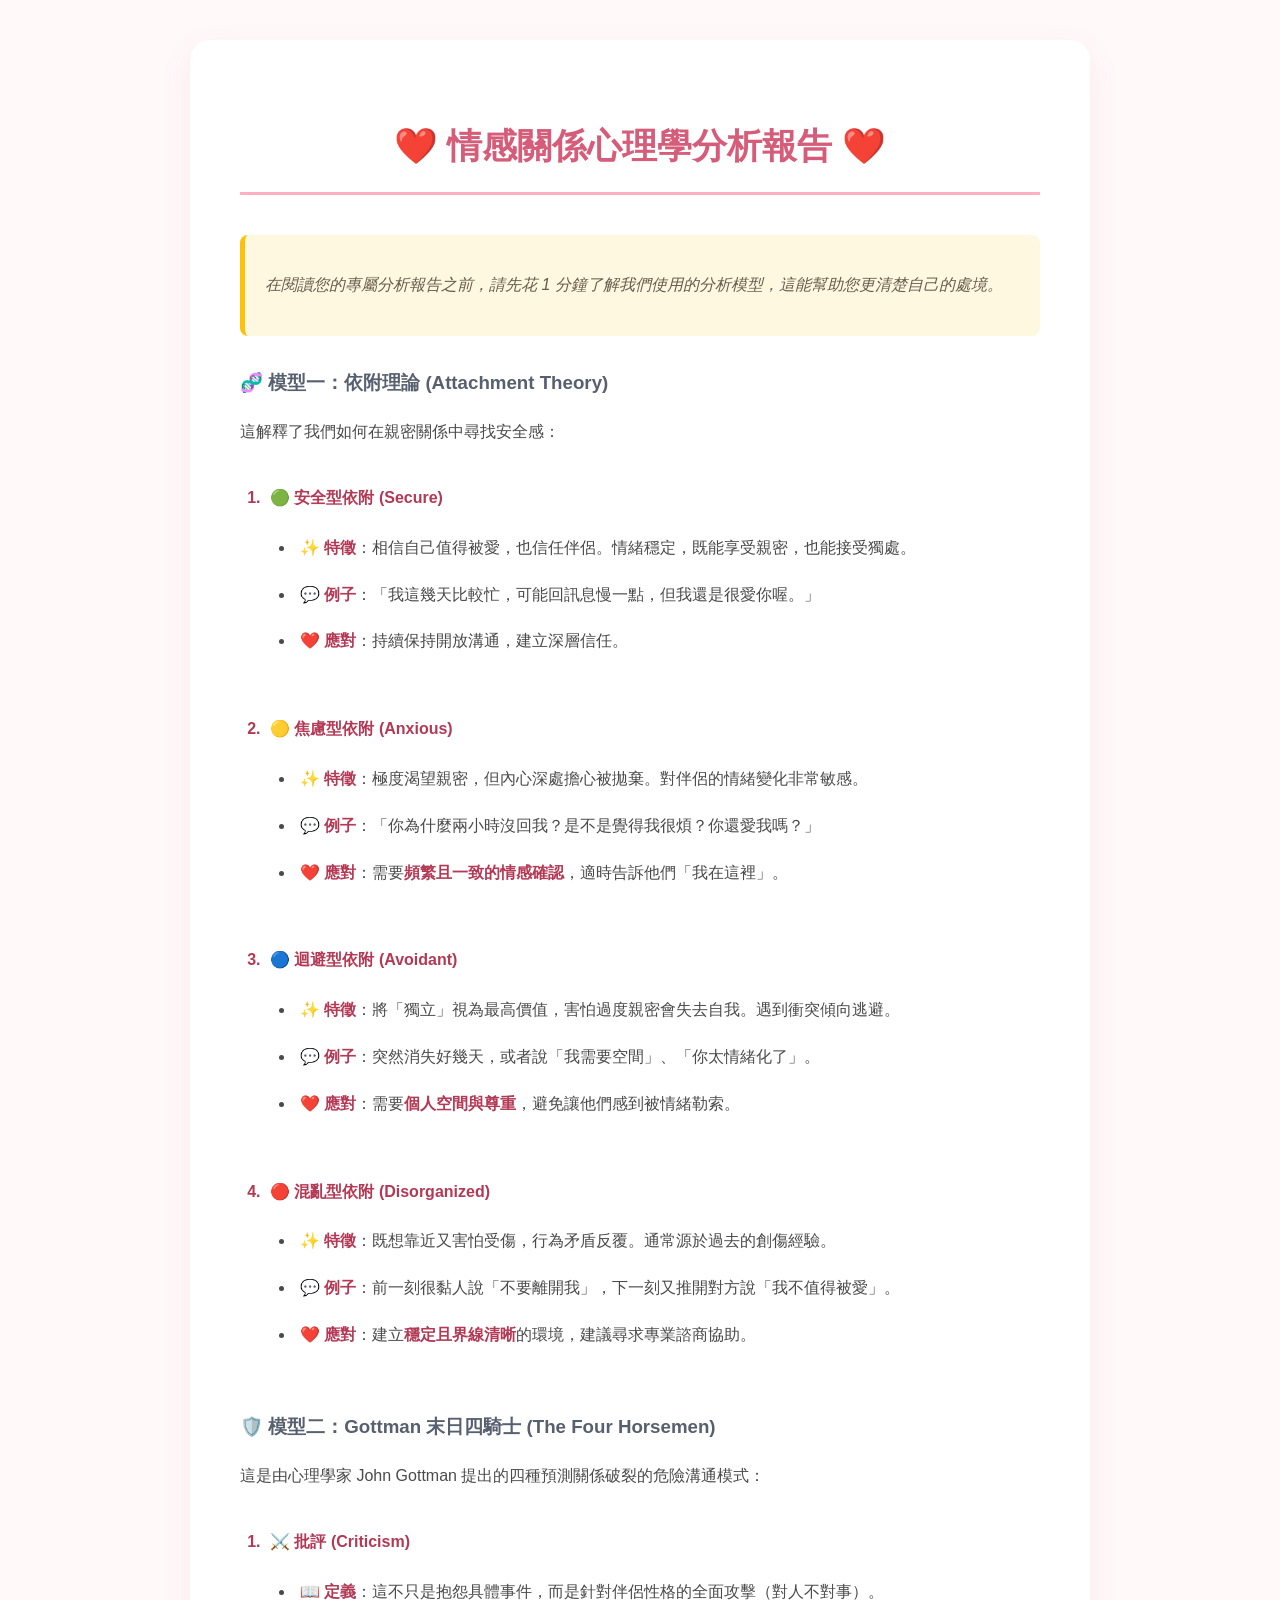
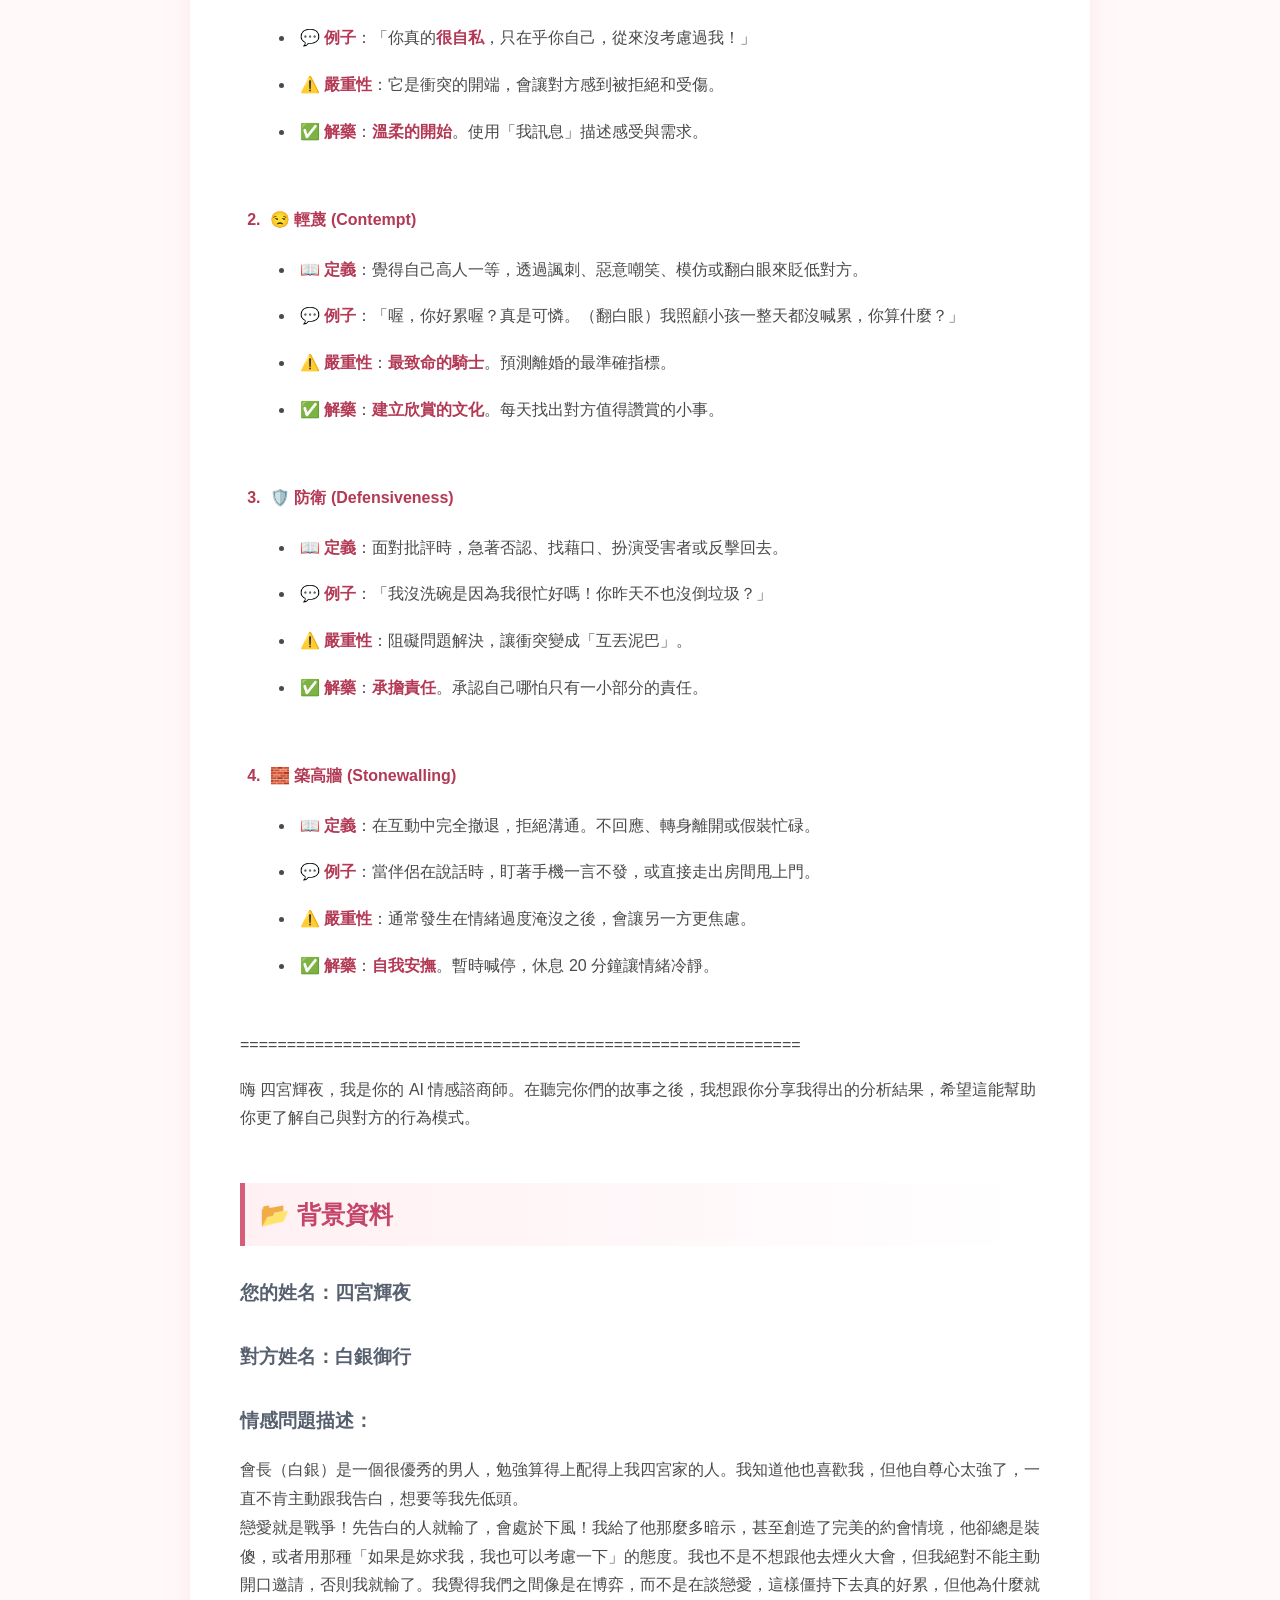
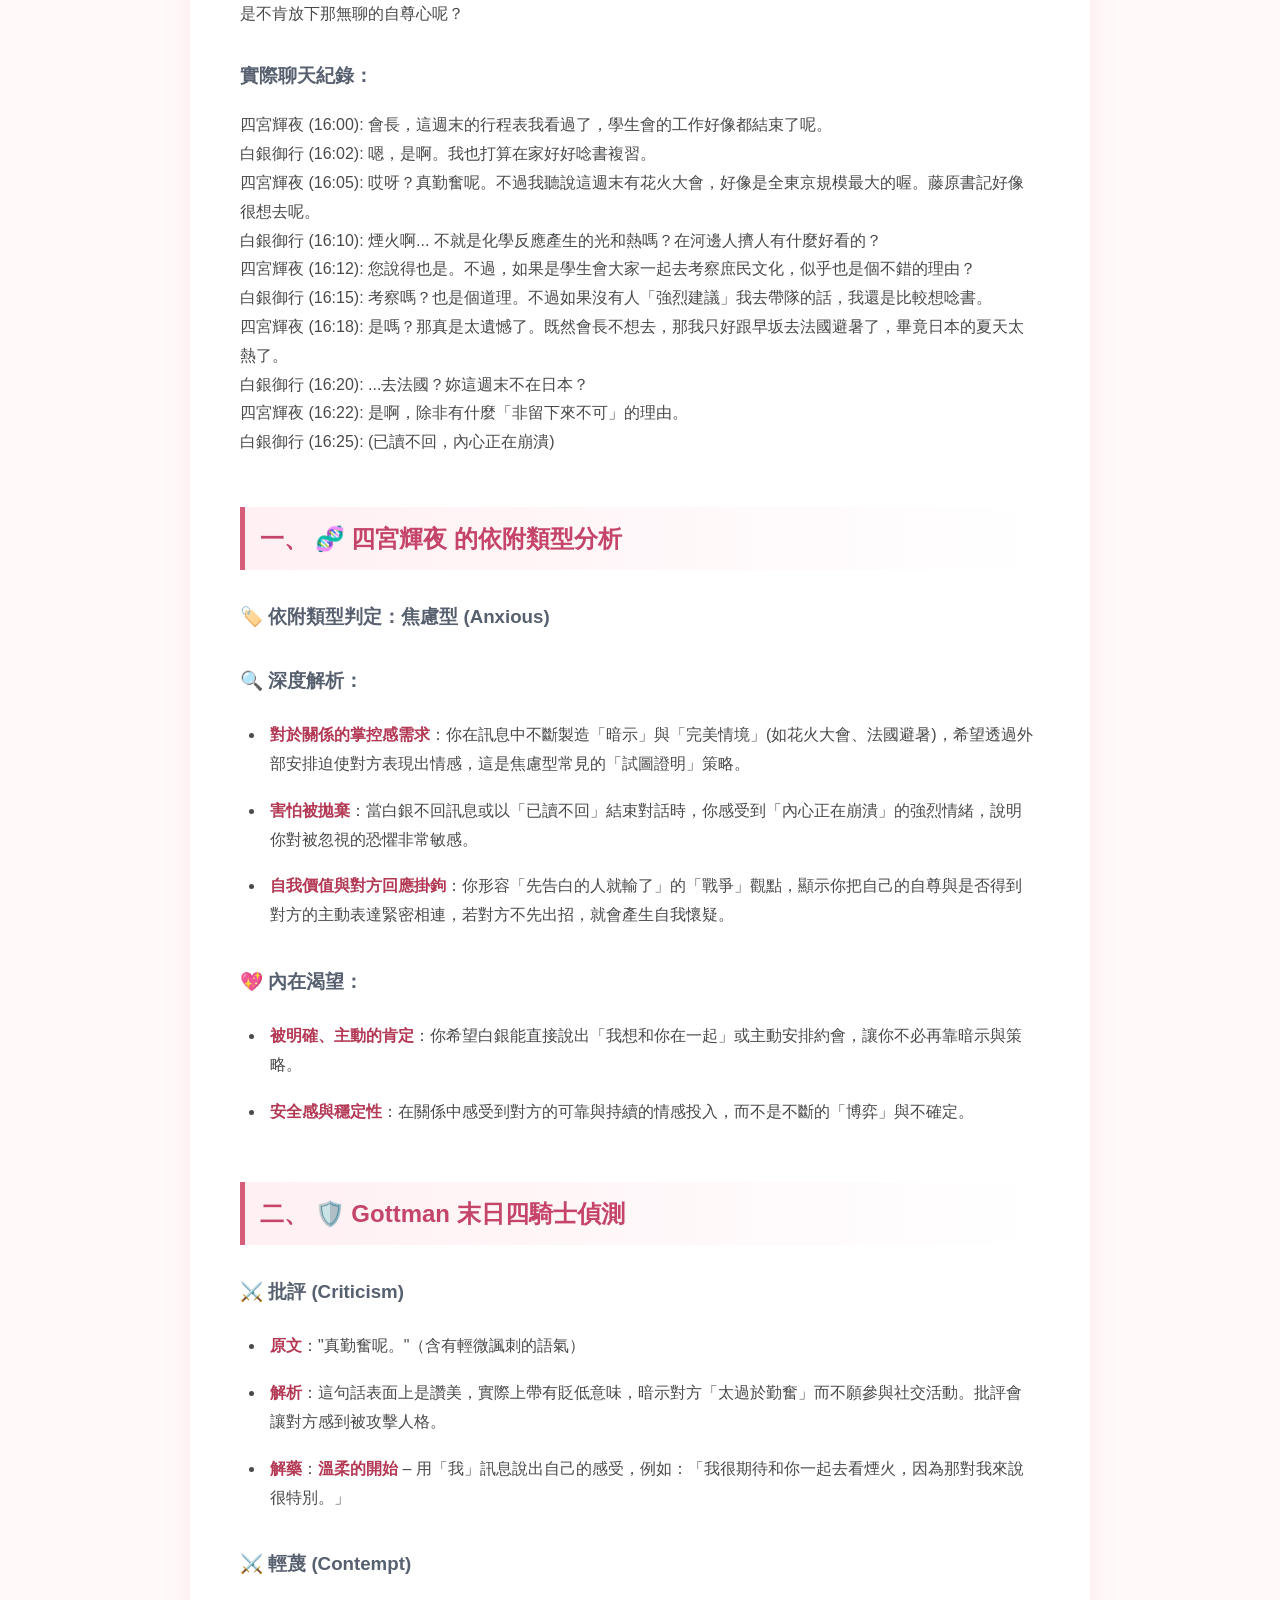
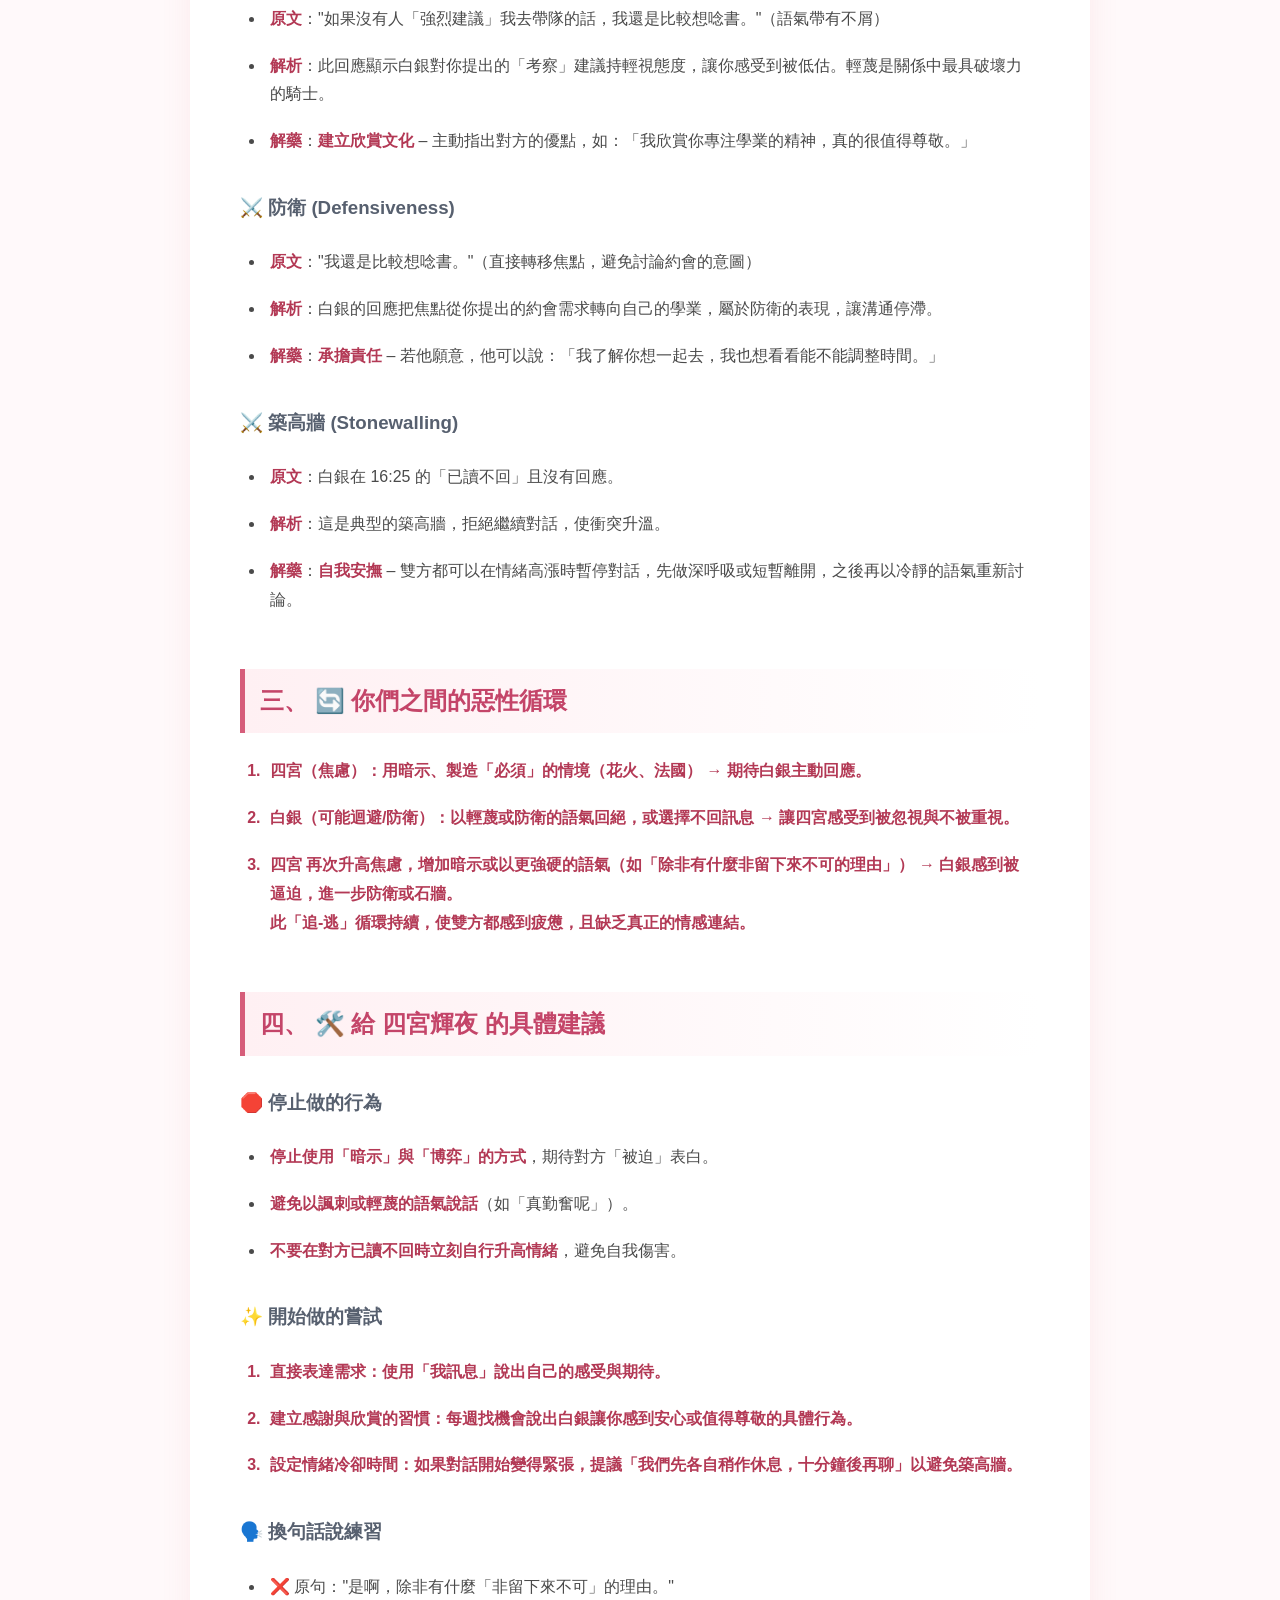
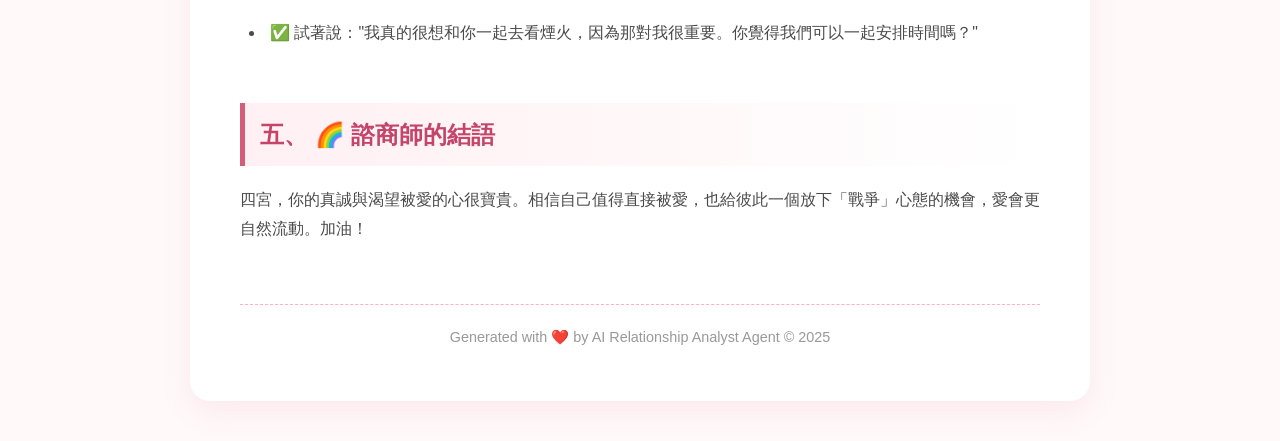
<file: reports/report_四宮輝夜_vs_白銀御行_20251125_143705.html>
<!DOCTYPE html>
        <html lang="zh-TW">
        <head>
            <meta charset="utf-8">
            <meta name="viewport" content="width=device-width, initial-scale=1.0">
            <title>Relationship Analysis - 四宮輝夜</title>
            <style>
                :root {
                    --primary-color: #d65d7a; 
                    --bg-color: #fff9fa;      
                    --card-bg: #ffffff;       
                    --text-color: #4a4a4a;    
                    --accent-color: #ffafbd;  
                }
                
                body {
                    font-family: "Microsoft JhengHei", "Segoe UI", Roboto, Helvetica, Arial, sans-serif;
                    line-height: 1.8;
                    background-color: var(--bg-color);
                    color: var(--text-color);
                    margin: 0;
                    padding: 40px 20px;
                }

                /* Container Layout & Animation */
                .container {
                    max-width: 800px;
                    margin: 0 auto;
                    background-color: var(--card-bg);
                    padding: 50px;
                    border-radius: 20px;
                    box-shadow: 0 10px 30px rgba(214, 93, 122, 0.1);
                    transition: transform 0.3s ease;
                }
                .container:hover {
                    transform: translateY(-5px);
                }

                /* Typography */
                h1 {
                    color: var(--primary-color);
                    text-align: center;
                    font-size: 2.2em;
                    margin-bottom: 40px;
                    border-bottom: 3px solid var(--accent-color);
                    padding-bottom: 15px;
                }

                h2 {
                    color: #c44569;
                    margin-top: 50px;
                    padding-left: 15px;
                    border-left: 5px solid var(--primary-color);
                    background: linear-gradient(to right, #fff0f3, #fff);
                    padding: 10px 15px;
                    border-radius: 0 10px 10px 0;
                    position: relative;
                }

                h3 {
                    color: #57606f;
                    margin-top: 30px;
                    font-weight: bold;
                }

                /* Quote Block */
                blockquote {
                    background-color: #fff8e1;
                    border-left: 5px solid #ffc107;
                    margin: 20px 0;
                    padding: 20px;
                    border-radius: 8px;
                    color: #665c4b;
                    font-style: italic;
                }

                /* List Styling */
                ul, ol {
                    padding-left: 25px;
                    margin-bottom: 20px;
                }
                
                ol {
                    list-style-type: decimal;
                    font-weight: bold;
                    color: #b33955;
                }

                ul {
                    list-style-type: disc;
                    font-weight: normal;
                    color: var(--text-color);
                    margin-top: 5px;
                }
                
                li {
                    margin-bottom: 8px;
                    padding: 5px;
                    border-radius: 5px;
                    transition: background-color 0.2s;
                }
                
                li:hover {
                    background-color: #fff0f3;
                }

                li strong {
                    color: #b33955;
                    font-weight: 700;
                }

                /* Highlight Code Blocks */
                code {
                    background-color: #ffe3e8;
                    color: #d63031;
                    padding: 2px 6px;
                    border-radius: 4px;
                    font-family: inherit; 
                    font-size: 0.95em;
                }

                /* Status Badges */
                .badge {
                    display: inline-block;
                    padding: 3px 8px;
                    border-radius: 12px;
                    font-size: 0.75em;
                    font-weight: bold;
                    color: white;
                    margin-left: 8px;
                    vertical-align: middle;
                    box-shadow: 0 2px 5px rgba(0,0,0,0.1);
                }
                .badge-danger { background-color: #ff6b6b; }
                .badge-warn { background-color: #feca57; color: #5c4b1e; }
                .badge-success { background-color: #1dd1a1; }

                /* Links */
                a {
                    color: var(--primary-color);
                    text-decoration: none;
                    border-bottom: 1px dotted var(--primary-color);
                    transition: all 0.2s;
                }
                a:hover {
                    border-bottom: 1px solid var(--primary-color);
                    background-color: #fff0f3;
                }

                .footer {
                    margin-top: 60px;
                    text-align: center;
                    font-size: 0.9em;
                    color: #999;
                    border-top: 1px dashed #ffafbd;
                    padding-top: 20px;
                }
            </style>
        </head>
        <body>
            <div class="container">
                <h1>❤️ 情感關係心理學分析報告 ❤️</h1>
<blockquote>
<p>在閱讀您的專屬分析報告之前，請先花 1 分鐘了解我們使用的分析模型，這能幫助您更清楚自己的處境。</p>
</blockquote>
<h3>🧬 模型一：依附理論 (Attachment Theory)</h3>
<p>這解釋了我們如何在親密關係中尋找安全感：</p>
<ol>
<li>
<p><strong>🟢 安全型依附 (Secure)</strong></p>
<ul>
<li>✨ <strong>特徵</strong>：相信自己值得被愛，也信任伴侶。情緒穩定，既能享受親密，也能接受獨處。</li>
<li>💬 <strong>例子</strong>：「我這幾天比較忙，可能回訊息慢一點，但我還是很愛你喔。」</li>
<li>❤️ <strong>應對</strong>：持續保持開放溝通，建立深層信任。</li>
</ul>
</li>
<li>
<p><strong>🟡 焦慮型依附 (Anxious)</strong></p>
<ul>
<li>✨ <strong>特徵</strong>：極度渴望親密，但內心深處擔心被拋棄。對伴侶的情緒變化非常敏感。</li>
<li>💬 <strong>例子</strong>：「你為什麼兩小時沒回我？是不是覺得我很煩？你還愛我嗎？」</li>
<li>❤️ <strong>應對</strong>：需要<strong>頻繁且一致的情感確認</strong>，適時告訴他們「我在這裡」。</li>
</ul>
</li>
<li>
<p><strong>🔵 迴避型依附 (Avoidant)</strong></p>
<ul>
<li>✨ <strong>特徵</strong>：將「獨立」視為最高價值，害怕過度親密會失去自我。遇到衝突傾向逃避。</li>
<li>💬 <strong>例子</strong>：突然消失好幾天，或者說「我需要空間」、「你太情緒化了」。</li>
<li>❤️ <strong>應對</strong>：需要<strong>個人空間與尊重</strong>，避免讓他們感到被情緒勒索。</li>
</ul>
</li>
<li>
<p><strong>🔴 混亂型依附 (Disorganized)</strong></p>
<ul>
<li>✨ <strong>特徵</strong>：既想靠近又害怕受傷，行為矛盾反覆。通常源於過去的創傷經驗。</li>
<li>💬 <strong>例子</strong>：前一刻很黏人說「不要離開我」，下一刻又推開對方說「我不值得被愛」。</li>
<li>❤️ <strong>應對</strong>：建立<strong>穩定且界線清晰</strong>的環境，建議尋求專業諮商協助。</li>
</ul>
</li>
</ol>
<h3>🛡️ 模型二：Gottman 末日四騎士 (The Four Horsemen)</h3>
<p>這是由心理學家 John Gottman 提出的四種預測關係破裂的危險溝通模式：</p>
<ol>
<li>
<p><strong>⚔️ 批評 (Criticism)</strong></p>
<ul>
<li>📖 <strong>定義</strong>：這不只是抱怨具體事件，而是針對伴侶性格的全面攻擊（對人不對事）。</li>
<li>💬 <strong>例子</strong>：「你真的<strong>很自私</strong>，只在乎你自己，從來沒考慮過我！」</li>
<li>⚠️ <strong>嚴重性</strong>：它是衝突的開端，會讓對方感到被拒絕和受傷。</li>
<li>✅ <strong>解藥</strong>：<strong>溫柔的開始</strong>。使用「我訊息」描述感受與需求。</li>
</ul>
</li>
<li>
<p><strong>😒 輕蔑 (Contempt)</strong></p>
<ul>
<li>📖 <strong>定義</strong>：覺得自己高人一等，透過諷刺、惡意嘲笑、模仿或翻白眼來貶低對方。</li>
<li>💬 <strong>例子</strong>：「喔，你好累喔？真是可憐。（翻白眼）我照顧小孩一整天都沒喊累，你算什麼？」</li>
<li>⚠️ <strong>嚴重性</strong>：<strong>最致命的騎士</strong>。預測離婚的最準確指標。</li>
<li>✅ <strong>解藥</strong>：<strong>建立欣賞的文化</strong>。每天找出對方值得讚賞的小事。</li>
</ul>
</li>
<li>
<p><strong>🛡️ 防衛 (Defensiveness)</strong></p>
<ul>
<li>📖 <strong>定義</strong>：面對批評時，急著否認、找藉口、扮演受害者或反擊回去。</li>
<li>💬 <strong>例子</strong>：「我沒洗碗是因為我很忙好嗎！你昨天不也沒倒垃圾？」</li>
<li>⚠️ <strong>嚴重性</strong>：阻礙問題解決，讓衝突變成「互丟泥巴」。</li>
<li>✅ <strong>解藥</strong>：<strong>承擔責任</strong>。承認自己哪怕只有一小部分的責任。</li>
</ul>
</li>
<li>
<p><strong>🧱 築高牆 (Stonewalling)</strong></p>
<ul>
<li>📖 <strong>定義</strong>：在互動中完全撤退，拒絕溝通。不回應、轉身離開或假裝忙碌。</li>
<li>💬 <strong>例子</strong>：當伴侶在說話時，盯著手機一言不發，或直接走出房間甩上門。</li>
<li>⚠️ <strong>嚴重性</strong>：通常發生在情緒過度淹沒之後，會讓另一方更焦慮。</li>
<li>✅ <strong>解藥</strong>：<strong>自我安撫</strong>。暫時喊停，休息 20 分鐘讓情緒冷靜。</li>
</ul>
</li>
</ol>
<p>============================================================</p>
<p>嗨 四宮輝夜，我是你的 AI 情感諮商師。在聽完你們的故事之後，我想跟你分享我得出的分析結果，希望這能幫助你更了解自己與對方的行為模式。  </p>
<h2>📂 背景資料</h2>
<h3>您的姓名：四宮輝夜</h3>
<h3>對方姓名：白銀御行</h3>
<h3>情感問題描述：</h3>
<p>會長（白銀）是一個很優秀的男人，勉強算得上配得上我四宮家的人。我知道他也喜歡我，但他自尊心太強了，一直不肯主動跟我告白，想要等我先低頭。<br />
戀愛就是戰爭！先告白的人就輸了，會處於下風！我給了他那麼多暗示，甚至創造了完美的約會情境，他卻總是裝傻，或者用那種「如果是妳求我，我也可以考慮一下」的態度。我也不是不想跟他去煙火大會，但我絕對不能主動開口邀請，否則我就輸了。我覺得我們之間像是在博弈，而不是在談戀愛，這樣僵持下去真的好累，但他為什麼就是不肯放下那無聊的自尊心呢？</p>
<h3>實際聊天紀錄：</h3>
<p>四宮輝夜 (16:00): 會長，這週末的行程表我看過了，學生會的工作好像都結束了呢。<br />
白銀御行 (16:02): 嗯，是啊。我也打算在家好好唸書複習。<br />
四宮輝夜 (16:05): 哎呀？真勤奮呢。不過我聽說這週末有花火大會，好像是全東京規模最大的喔。藤原書記好像很想去呢。<br />
白銀御行 (16:10): 煙火啊... 不就是化學反應產生的光和熱嗎？在河邊人擠人有什麼好看的？<br />
四宮輝夜 (16:12): 您說得也是。不過，如果是學生會大家一起去考察庶民文化，似乎也是個不錯的理由？<br />
白銀御行 (16:15): 考察嗎？也是個道理。不過如果沒有人「強烈建議」我去帶隊的話，我還是比較想唸書。<br />
四宮輝夜 (16:18): 是嗎？那真是太遺憾了。既然會長不想去，那我只好跟早坂去法國避暑了，畢竟日本的夏天太熱了。<br />
白銀御行 (16:20): ...去法國？妳這週末不在日本？<br />
四宮輝夜 (16:22): 是啊，除非有什麼「非留下來不可」的理由。<br />
白銀御行 (16:25): (已讀不回，內心正在崩潰)  </p>
<h2>一、 🧬 四宮輝夜 的依附類型分析</h2>
<h3>🏷️ 依附類型判定：<strong>焦慮型 (Anxious)</strong></h3>
<h3>🔍 深度解析：</h3>
<ul>
<li><strong>對於關係的掌控感需求</strong>：你在訊息中不斷製造「暗示」與「完美情境」(如花火大會、法國避暑)，希望透過外部安排迫使對方表現出情感，這是焦慮型常見的「試圖證明」策略。  </li>
<li><strong>害怕被拋棄</strong>：當白銀不回訊息或以「已讀不回」結束對話時，你感受到「內心正在崩潰」的強烈情緒，說明你對被忽視的恐懼非常敏感。  </li>
<li><strong>自我價值與對方回應掛鉤</strong>：你形容「先告白的人就輸了」的「戰爭」觀點，顯示你把自己的自尊與是否得到對方的主動表達緊密相連，若對方不先出招，就會產生自我懷疑。  </li>
</ul>
<h3>💖 內在渴望：</h3>
<ul>
<li><strong>被明確、主動的肯定</strong>：你希望白銀能直接說出「我想和你在一起」或主動安排約會，讓你不必再靠暗示與策略。  </li>
<li><strong>安全感與穩定性</strong>：在關係中感受到對方的可靠與持續的情感投入，而不是不斷的「博弈」與不確定。  </li>
</ul>
<h2>二、 🛡️ Gottman 末日四騎士偵測</h2>
<h3>⚔️ 批評 (Criticism)</h3>
<ul>
<li><strong>原文</strong>："真勤奮呢。"（含有輕微諷刺的語氣）  </li>
<li><strong>解析</strong>：這句話表面上是讚美，實際上帶有貶低意味，暗示對方「太過於勤奮」而不願參與社交活動。批評會讓對方感到被攻擊人格。  </li>
<li><strong>解藥</strong>：<strong>溫柔的開始</strong> – 用「我」訊息說出自己的感受，例如：「我很期待和你一起去看煙火，因為那對我來說很特別。」  </li>
</ul>
<h3>⚔️ 輕蔑 (Contempt)</h3>
<ul>
<li><strong>原文</strong>："如果沒有人「強烈建議」我去帶隊的話，我還是比較想唸書。"（語氣帶有不屑）  </li>
<li><strong>解析</strong>：此回應顯示白銀對你提出的「考察」建議持輕視態度，讓你感受到被低估。輕蔑是關係中最具破壞力的騎士。  </li>
<li><strong>解藥</strong>：<strong>建立欣賞文化</strong> – 主動指出對方的優點，如：「我欣賞你專注學業的精神，真的很值得尊敬。」  </li>
</ul>
<h3>⚔️ 防衛 (Defensiveness)</h3>
<ul>
<li><strong>原文</strong>："我還是比較想唸書。"（直接轉移焦點，避免討論約會的意圖）  </li>
<li><strong>解析</strong>：白銀的回應把焦點從你提出的約會需求轉向自己的學業，屬於防衛的表現，讓溝通停滯。  </li>
<li><strong>解藥</strong>：<strong>承擔責任</strong> – 若他願意，他可以說：「我了解你想一起去，我也想看看能不能調整時間。」  </li>
</ul>
<h3>⚔️ 築高牆 (Stonewalling)</h3>
<ul>
<li><strong>原文</strong>：白銀在 16:25 的「已讀不回」且沒有回應。  </li>
<li><strong>解析</strong>：這是典型的築高牆，拒絕繼續對話，使衝突升溫。  </li>
<li><strong>解藥</strong>：<strong>自我安撫</strong> – 雙方都可以在情緒高漲時暫停對話，先做深呼吸或短暫離開，之後再以冷靜的語氣重新討論。  </li>
</ul>
<h2>三、 🔄 你們之間的惡性循環</h2>
<ol>
<li><strong>四宮（焦慮）</strong>：用暗示、製造「必須」的情境（花火、法國） → 期待白銀主動回應。  </li>
<li><strong>白銀（可能迴避/防衛）</strong>：以輕蔑或防衛的語氣回絕，或選擇不回訊息 → 讓四宮感受到被忽視與不被重視。  </li>
<li><strong>四宮</strong> 再次升高焦慮，增加暗示或以更強硬的語氣（如「除非有什麼非留下來不可的理由」） → 白銀感到被逼迫，進一步防衛或石牆。<br />
此「追‑逃」循環持續，使雙方都感到疲憊，且缺乏真正的情感連結。</li>
</ol>
<h2>四、 🛠️ 給 四宮輝夜 的具體建議</h2>
<h3>🛑 停止做的行為</h3>
<ul>
<li><strong>停止使用「暗示」與「博弈」的方式</strong>，期待對方「被迫」表白。  </li>
<li><strong>避免以諷刺或輕蔑的語氣說話</strong>（如「真勤奮呢」）。  </li>
<li><strong>不要在對方已讀不回時立刻自行升高情緒</strong>，避免自我傷害。  </li>
</ul>
<h3>✨ 開始做的嘗試</h3>
<ol>
<li><strong>直接表達需求</strong>：使用「我訊息」說出自己的感受與期待。  </li>
<li><strong>建立感謝與欣賞的習慣</strong>：每週找機會說出白銀讓你感到安心或值得尊敬的具體行為。  </li>
<li><strong>設定情緒冷卻時間</strong>：如果對話開始變得緊張，提議「我們先各自稍作休息，十分鐘後再聊」以避免築高牆。  </li>
</ol>
<h3>🗣️ 換句話說練習</h3>
<ul>
<li>❌ 原句："是啊，除非有什麼「非留下來不可」的理由。"  </li>
<li>✅ 試著說："我真的很想和你一起去看煙火，因為那對我很重要。你覺得我們可以一起安排時間嗎？"  </li>
</ul>
<h2>五、 🌈 諮商師的結語</h2>
<p>四宮，你的真誠與渴望被愛的心很寶貴。相信自己值得直接被愛，也給彼此一個放下「戰爭」心態的機會，愛會更自然流動。加油！  </p>
                <div class="footer">
                    Generated with ❤️ by AI Relationship Analyst Agent © 2025
                </div>
            </div>
        </body>
        </html>
</file>
